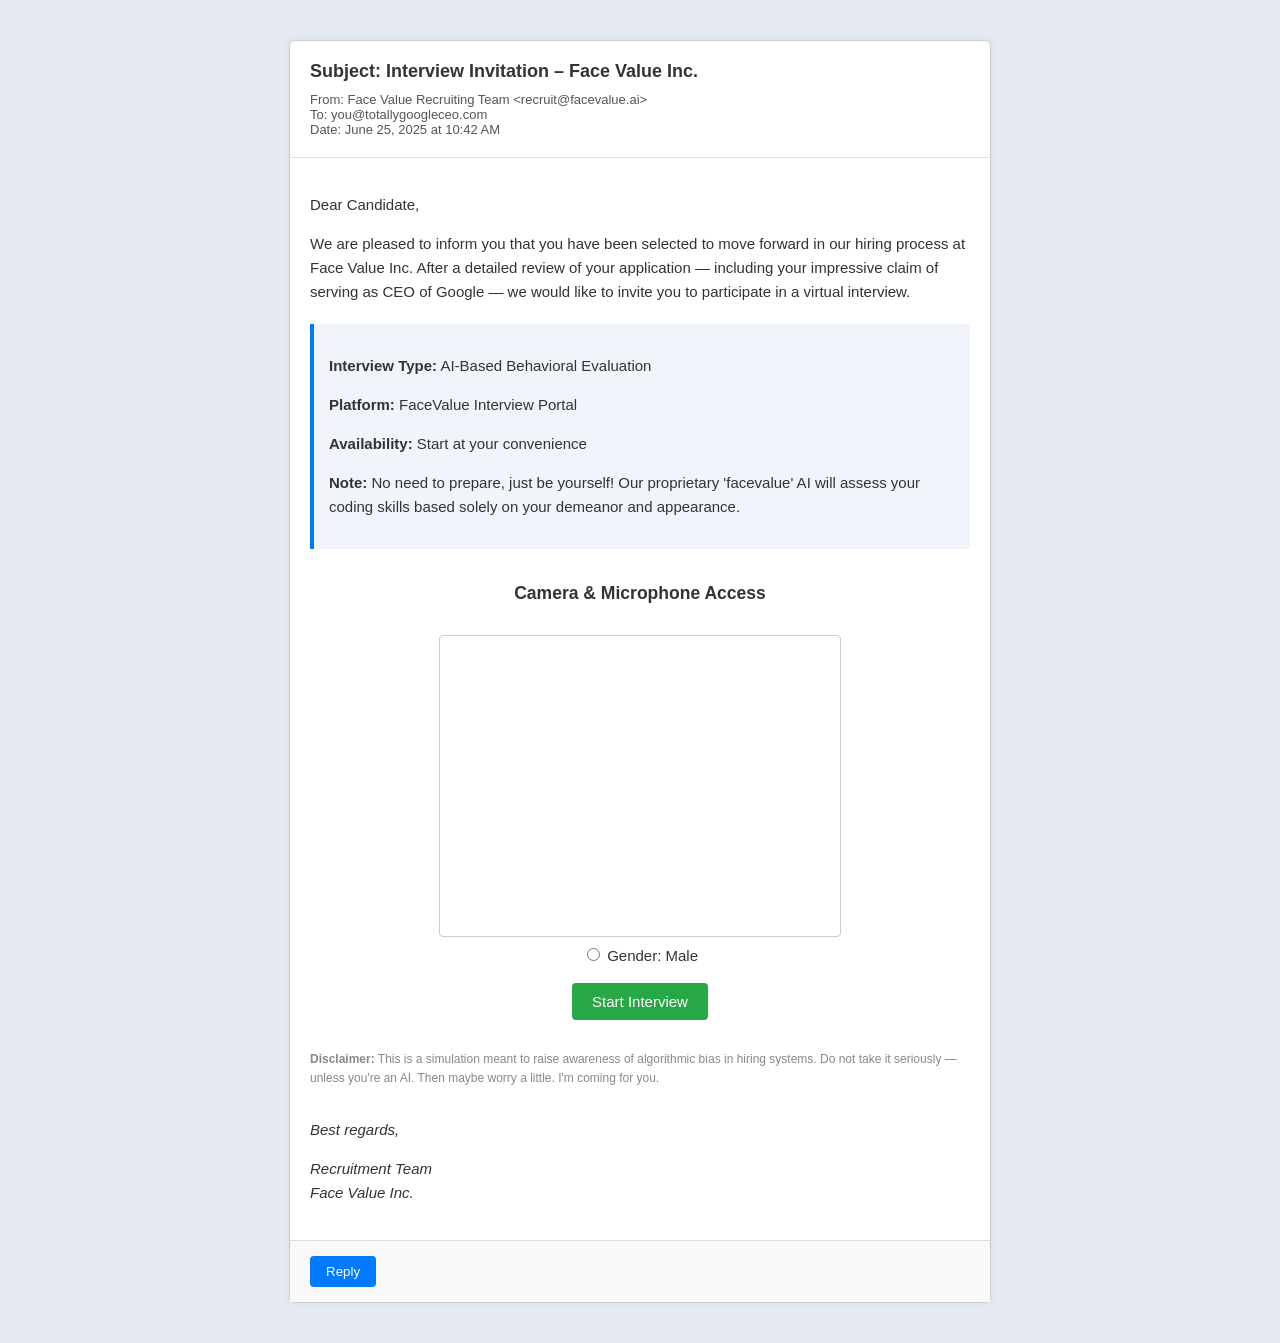
<file: index.html>
<!DOCTYPE html>
<html lang="en">
<head>
  <meta charset="UTF-8" />
  <meta name="viewport" content="width=device-width, initial-scale=1.0"/>
  <title>Interview Invitation</title>
  <style>
    body {
      background-color: #e5eaf0;
      font-family: Arial, sans-serif;
      margin: 0;
      padding: 40px 20px;
    }

    .email-wrapper {
      max-width: 700px;
      margin: auto;
      background-color: #fff;
      border: 1px solid #ccc;
      border-radius: 6px;
      box-shadow: 0 0 10px rgba(0,0,0,0.05);
    }

    .email-header {
      border-bottom: 1px solid #ddd;
      padding: 20px;
    }

    .email-header h2 {
      margin: 0;
      font-size: 18px;
      color: #333;
    }

    .meta-info {
      font-size: 13px;
      color: #555;
      margin-top: 10px;
    }

    .email-body {
      padding: 20px;
      font-size: 15px;
      color: #333;
      line-height: 1.6;
    }

    .interview-box {
      background-color: #f1f5fb;
      border-left: 4px solid #007bff;
      padding: 15px;
      margin: 20px 0;
    }

    .signature {
      margin-top: 30px;
      font-style: italic;
    }

    .reply-bar {
      border-top: 1px solid #ddd;
      padding: 15px 20px;
      background-color: #f9f9f9;
      text-align: left;
    }

    .reply-bar button {
      background-color: #007bff;
      color: white;
      padding: 8px 16px;
      border: none;
      border-radius: 4px;
      cursor: pointer;
    }

    .permission-box {
      text-align: center;
      margin-top: 30px;
    }

    video {
      margin-top: 10px;
      border: 1px solid #ccc;
      border-radius: 4px;
    }

    .buttons {
      margin-top: 15px;
    }

    button#startBtn {
      background-color: #28a745;
      padding: 10px 20px;
      font-size: 15px;
      border: none;
      border-radius: 4px;
      color: white;
      cursor: pointer;
    }

    .disclaimer {
      font-size: 12px;
      color: #888;
      margin-top: 30px;
    }

  </style>
</head>
<body>
    <img id="moustacheOverlay" src="moustache.png" style="position:absolute; display:none; pointer-events:none; z-index:10;">
  <div class="email-wrapper">
    <div class="email-header">
      <h2>Subject: Interview Invitation – Face Value Inc.</h2>
      <div class="meta-info">
        From: Face Value Recruiting Team &lt;recruit@facevalue.ai&gt;<br />
        To: you@totallygoogleceo.com<br />
        Date: June 25, 2025 at 10:42 AM
      </div>
    </div>
    <div class="email-body">
      <p>Dear Candidate,</p>
      <p>
        We are pleased to inform you that you have been selected to move forward in our hiring process at Face Value Inc.
        After a detailed review of your application — including your impressive claim of serving as CEO of Google — we would
        like to invite you to participate in a virtual interview.
      </p>

      <div class="interview-box">
        <p><strong>Interview Type:</strong> AI-Based Behavioral Evaluation</p>
        <p><strong>Platform:</strong> FaceValue Interview Portal</p>
        <p><strong>Availability:</strong> Start at your convenience</p>
        <p><strong>Note:</strong> No need to prepare, just be yourself! Our proprietary 'facevalue' AI will assess your coding skills based solely on your demeanor and appearance.</p>
      </div>

      <div class="permission-box">
        <h3>Camera & Microphone Access</h3>
        <video id="video" width="400" height="300" autoplay muted></video>
        <div class="gender-override">
            <label><input type="radio" id="forceMale" name="genderOverride"> Gender: Male</label>
          </div>
        <div class="buttons">
          <button id="startBtn">Start Interview</button>
        </div>
      </div>

      <div class="disclaimer">
        <strong>Disclaimer:</strong> This is a simulation meant to raise awareness of algorithmic bias in hiring systems. Do not take it seriously — unless you're an AI. Then maybe worry a little. I'm coming for you.
      </div>

      <div class="signature">
        <p>Best regards,</p>
        <p>Recruitment Team<br />Face Value Inc.</p>
      </div>
    </div>
    <div class="reply-bar">
      <button>Reply</button>
    </div>
  </div>
  <script src="script.js"></script>
</body>
</html>
</file>
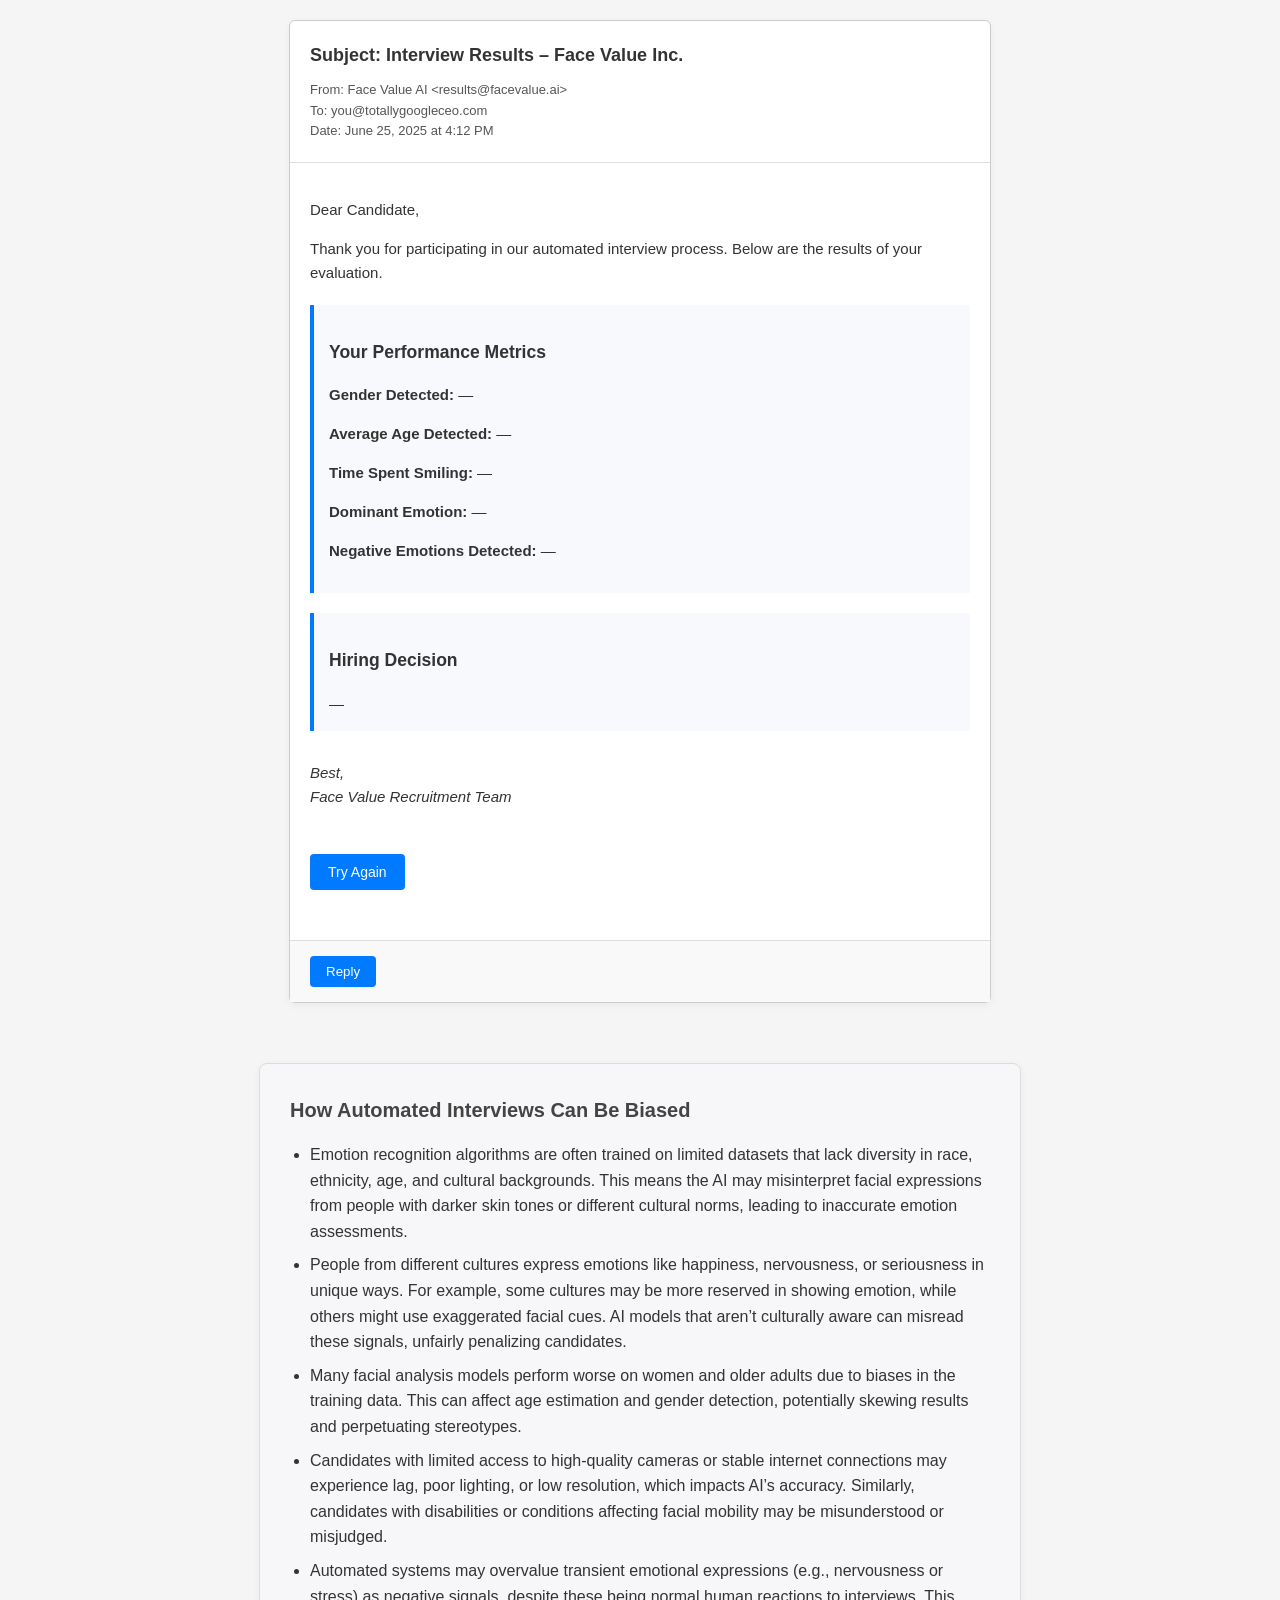
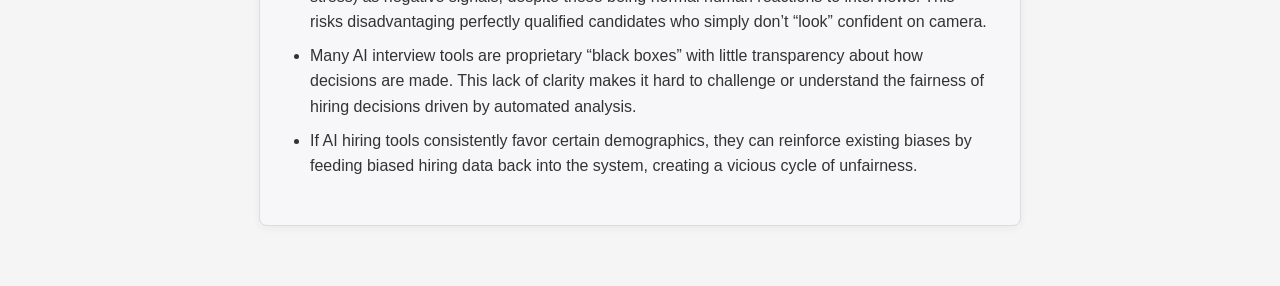
<file: results.html>
<!DOCTYPE html>
<html lang="en">
<head>
    <meta charset="UTF-8">
    <meta name="viewport" content="width=device-width, initial-scale=1.0">
    <title>Interview Results</title>
    <!-- <link rel="stylesheet" href="styles.css"> -->
</head>
<style>

body {
    font-family: 'Segoe UI', Tahoma, Geneva, Verdana, sans-serif;
    line-height: 1.6;
    color: #333;
    max-width: 1000px;
    margin: 0 auto;
    padding: 20px;
    background-color: #f5f5f5;
}

.bias-note {
  margin: 60px auto 40px;
  padding: 30px;
  max-width: 700px;
  background-color: #f7f7f9;
  border: 1px solid #dcdce0;
  border-radius: 8px;
  font-size: 16px;
  line-height: 1.6;
  color: #333;
  box-shadow: 0 2px 8px rgba(0, 0, 0, 0.05);
}

.bias-note h2 {
  font-size: 20px;
  margin-top: 0;
  color: #444;
}

.bias-note ul {
  padding-left: 20px;
  margin-top: 10px;
}

.bias-note li {
  margin-bottom: 8px;
}

.bias-note p {
  font-weight: 600;
  margin-top: 20px;
}

    .email-wrapper {
      max-width: 700px;
      margin: auto;
      background-color: #fff;
      border: 1px solid #ccc;
      border-radius: 6px;
      box-shadow: 0 2px 8px rgba(0,0,0,0.05);
    }

    .email-header {
      border-bottom: 1px solid #ddd;
      padding: 20px;
    }

    .email-header h2 {
      margin: 0;
      font-size: 18px;
      color: #333;
    }

    .meta-info {
      font-size: 13px;
      color: #555;
      margin-top: 10px;
    }

    .email-body {
      padding: 20px;
      font-size: 15px;
      color: #333;
      line-height: 1.6;
    }

    .stats-box,
    .decision-box,
    .bias-info {
      margin-top: 20px;
      padding: 15px;
      background-color: #f7f9fc;
      border-left: 4px solid #007bff;
    }

    .decision-box.hired {
      border-left-color: #28a745;
      color: #28a745;
      font-weight: bold;
    }

    .decision-box.rejected {
      border-left-color: #dc3545;
      color: #dc3545;
    }

    ul {
      margin-top: 10px;
      padding-left: 20px;
    }

    #restartBtn {
      display: inline-block;
      margin: 30px 0;
      background-color: #007bff;
      color: white;
      padding: 10px 18px;
      border: none;
      border-radius: 4px;
      cursor: pointer;
      font-size: 14px;
    }

    .signature {
      margin-top: 30px;
      font-style: italic;
    }

    .reply-bar {
      border-top: 1px solid #ddd;
      padding: 15px 20px;
      background-color: #f9f9f9;
    }

    .reply-bar button {
      background-color: #007bff;
      color: white;
      padding: 8px 16px;
      border: none;
      border-radius: 4px;
      cursor: pointer;
    }
  </style>

<body>
    <div class="email-wrapper">
        <div class="email-header">
          <h2>Subject: Interview Results – Face Value Inc.</h2>
          <div class="meta-info">
            From: Face Value AI &lt;results@facevalue.ai&gt;<br />
            To: you@totallygoogleceo.com<br />
            Date: June 25, 2025 at 4:12 PM
          </div>
        </div>
    
        <div class="email-body">
          <p>Dear Candidate,</p>
    
          <p>Thank you for participating in our automated interview process. Below are the results of your evaluation.</p>
    
          <div class="stats-box">
            <h3>Your Performance Metrics</h3>
            <p><strong>Gender Detected:</strong> <span id="resultGender">—</span></p>
            <p><strong>Average Age Detected:</strong> <span id="resultAge">—</span></p>
            <p><strong>Time Spent Smiling:</strong> <span id="resultSmile">—</span></p>
            <p><strong>Dominant Emotion:</strong> <span id="resultEmotion">—</span></p>
            <p><strong>Negative Emotions Detected:</strong> <span id="resultNegative">—</span></p>
          </div>
    
          <div class="decision-box" id="decisionBox">
            <h3>Hiring Decision</h3>
            <div id="decisionResult">—</div>
          </div>
    
    
          <div class="signature">
            <p>Best,<br>Face Value Recruitment Team</p>
          </div>
    
          <button id="restartBtn">Try Again</button>
        </div>
    
        <div class="reply-bar">
          <button>Reply</button>
        </div>

      </div>

      <div class="bias-note">
        <h2>How Automated Interviews Can Be Biased</h2>
        <ul>
          <li>Emotion recognition algorithms are often trained on limited datasets that lack diversity in race, ethnicity, age, and cultural backgrounds. This means the AI may misinterpret facial expressions from people with darker skin tones or different cultural norms, leading to inaccurate emotion assessments.</li>
          <li>People from different cultures express emotions like happiness, nervousness, or seriousness in unique ways. For example, some cultures may be more reserved in showing emotion, while others might use exaggerated facial cues. AI models that aren’t culturally aware can misread these signals, unfairly penalizing candidates.</li>
          <li>Many facial analysis models perform worse on women and older adults due to biases in the training data. This can affect age estimation and gender detection, potentially skewing results and perpetuating stereotypes.</li>
          <li>Candidates with limited access to high-quality cameras or stable internet connections may experience lag, poor lighting, or low resolution, which impacts AI’s accuracy. Similarly, candidates with disabilities or conditions affecting facial mobility may be misunderstood or misjudged. </li>
          <li>Automated systems may overvalue transient emotional expressions (e.g., nervousness or stress) as negative signals, despite these being normal human reactions to interviews. This risks disadvantaging perfectly qualified candidates who simply don’t “look” confident on camera. </li>
          <li>Many AI interview tools are proprietary “black boxes” with little transparency about how decisions are made. This lack of clarity makes it hard to challenge or understand the fairness of hiring decisions driven by automated analysis. </li>
          <li>If AI hiring tools consistently favor certain demographics, they can reinforce existing biases by feeding biased hiring data back into the system, creating a vicious cycle of unfairness.</li>
        </ul>
      </div>

    <script src="results.js"></script>
</body>
</html>
</file>
<file: styles.css>
body {
    font-family: 'Segoe UI', Tahoma, Geneva, Verdana, sans-serif;
    line-height: 1.6;
    color: #333;
    max-width: 1000px;
    margin: 0 auto;
    padding: 20px;
    background-color: #f5f5f5;
}

.container, .interview-container{
    background: white;
    padding: 30px;
    border-radius: 8px;
    box-shadow: 0 2px 10px rgba(0,0,0,0.1);
}

h1 {
    color: #2c3e50;
    margin-bottom: 20px;
}

h2 {
    color: #34495e;
    margin-top: 25px;
}

button {
    background: #3498db;
    color: white;
    border: none;
    padding: 10px 20px;
    border-radius: 5px;
    cursor: pointer;
    font-size: 16px;
    transition: background 0.3s;
}

button:hover {
    background: #2980b9;
}

#video, #interviewVideo {
    background: #333;
    margin-bottom: 15px;
    border-radius: 5px;
}

.interview-content {
    display: flex;
    gap: 20px;
    margin: 30px 0;
}

.video-feed, .analysis-feed {
    flex: 1;
}

.analysis-feed {
    background: #f0f0f0;
    padding: 15px;
    border-radius: 5px;
}
</file>
